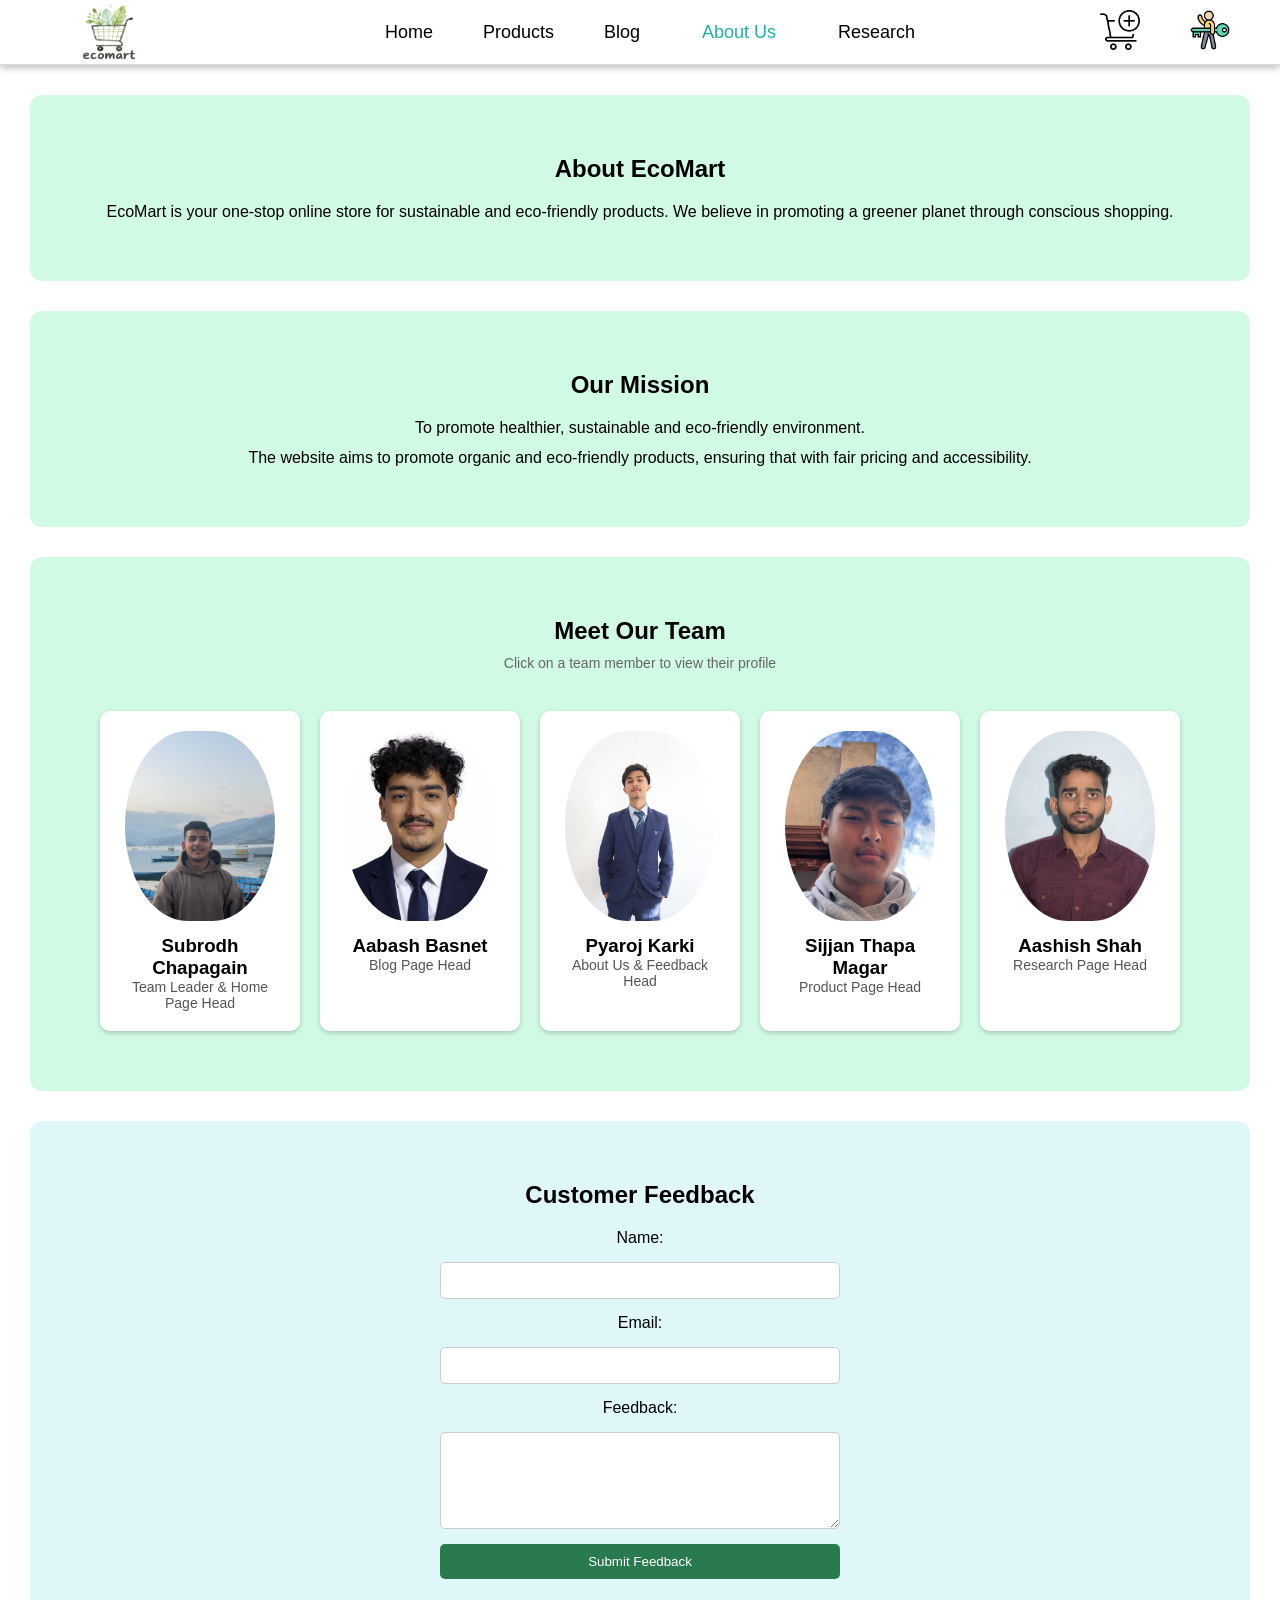
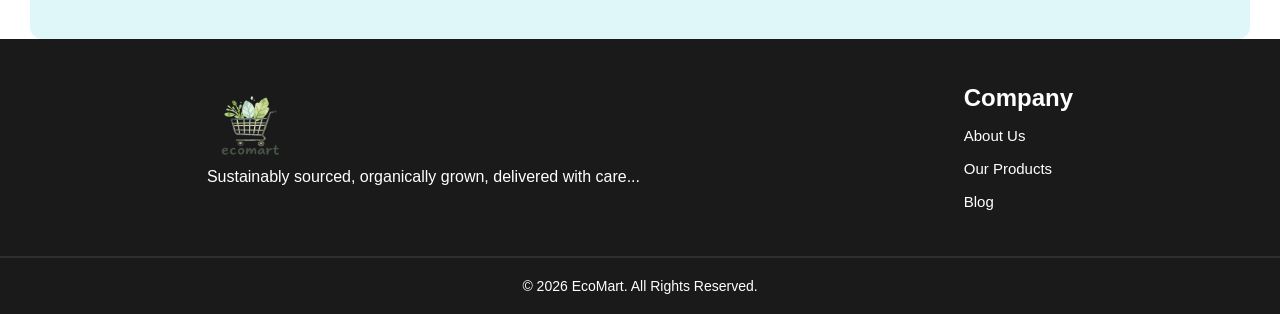
<file: Html/about.html>
<!doctype html>
<html lang="eng">
  <head>
    <meta charset="UTF-8" />
    <meta name="viewport" content="width=device-width, initial-scale=1.0" />
    <title>About Us - EcoMart</title>

    <link rel="stylesheet" type="text/css" href="../css/Homestyle.css" />
    <script src="../JS/aboutus.js" defer></script>

    <style>
      * {
        margin: 0;
        padding: 0;
        box-sizing: border-box;
        font-family: Arial, sans-serif;
      }

      /* Sections */
      section {
        padding: 60px 20px;
        text-align: center;
      }

      .about-section {
        background-color: #d1fae5;
        margin: 30px;
        border-radius: 12px;
      }

      .about-section h1 {
        margin-bottom: 20px;
      }

      .mission-section {
        background-color: #d1fae5;
        display: flex;
        justify-content: center;
        gap: 50px;
        margin: 30px;
        border-radius: 12px;
        flex-wrap: wrap;
      }
      .mission-section h2 {
        margin-bottom: 20px;
      }

      .mission- {
        background-color: white;
        padding: 20px;
        padding-top: 20px;
        border-radius: 10px;
        width: 250px;
        box-shadow: 0 2px 5px rgba(0, 0, 0, 0.2);
      }

      /* Team Section */
      .team-section {
        background-color: #d1fae5;
        margin: 30px;
        border-radius: 12px;
      }

      .team-subtitle {
        color: #666;
        margin-top: 10px;
        font-size: 14px;
      }

      .team-cards {
        display: flex;
        justify-content: center;
        flex-wrap: wrap;
        gap: 20px;
        margin-top: 40px;
      }

      .team-card {
        background-color: white;
        padding: 20px;
        width: 200px;
        border-radius: 10px;
        box-shadow: 0 2px 5px rgba(0, 0, 0, 0.2);
        text-align: center;
        cursor: pointer;
        transition:
          transform 0.3s ease,
          box-shadow 0.3s ease;
        text-decoration: none;
        color: inherit;
        display: block;
      }

      .team-card:hover {
        transform: translateY(-10px);
        box-shadow: 0 8px 20px rgba(0, 0, 0, 0.25);
      }

      .team-card img {
        width: 150px;
        height: 190px;
        border-radius: 50% / 60%;
        object-fit: cover;
      }

      .team-card h3 {
        margin-top: 10px;
      }

      .team-card p {
        color: #555;
        font-size: 14px;
      }

      /* Member Profile Page Styles */
      .member-profile {
        padding: 40px 20px;
        max-width: 600px;
        margin: 0 auto;
        min-height: calc(100vh - 200px);
      }

      .back-btn {
        display: inline-block;
        color: #2a7a4f;
        text-decoration: none;
        margin-bottom: 30px;
        font-weight: bold;
      }

      .back-btn:hover {
        text-decoration: underline;
      }

      .profile-card {
        text-align: center;
        background-color: white;
        padding: 30px;
        border-radius: 15px;
        box-shadow: 0 2px 10px rgba(0, 0, 0, 0.1);
        margin-bottom: 30px;
      }

      .profile-card img {
        width: 150px;
        height: 150px;
        border-radius: 50%;
        border: 5px solid #2a7a4f;
        margin-bottom: 15px;
      }

      .profile-card h1 {
        color: #2a7a4f;
        margin: 0 0 5px 0;
      }

      .profile-card .role-text {
        color: #666;
        font-size: 18px;
      }

      .profile-details {
        background-color: white;
        padding: 30px;
        border-radius: 15px;
        box-shadow: 0 2px 10px rgba(0, 0, 0, 0.1);
      }

      .profile-details h2 {
        color: #2a7a4f;
        margin-bottom: 20px;
        padding-bottom: 10px;
        border-bottom: 2px solid #e8f5e9;
      }

      .info-row {
        display: flex;
        padding: 12px 0;
        border-bottom: 1px solid #eee;
      }

      .info-row:last-child {
        border-bottom: none;
      }

      .info-row .label {
        font-weight: bold;
        color: #2a7a4f;
        width: 150px;
      }

      .info-row span:last-child {
        color: #333;
      }

      /* Feedback Section */
      .feedback-section {
        background-color: #e0f7fa;
        margin: 30px 30px 0px 30px;
        border-radius: 12px;
      }

      .feedback-section form {
        display: flex;
        flex-direction: column;
        max-width: 400px;
        margin: 20px auto 0;
        gap: 15px;
      }

      .feedback-section input,
      .feedback-section textarea {
        padding: 10px;
        border: 1px solid #ccc;
        border-radius: 5px;
      }

      .feedback-section button {
        background-color: #2a7a4f;
        color: white;
        padding: 10px;
        border: none;
        border-radius: 5px;
        cursor: pointer;
      }

      .feedback-section button:hover {
        background-color: #1e5d3b;
      }
      #mi {
        margin-top: 12px;
      }
    </style>
  </head>
  <body>
    <!-- Nav bar -->
    <div class="main">
      <div class="logo">
        <a href="../index.html">
          <img
            src="../assests/logo1.png"
            alt="logo"
            height="75px"
            width="85px"
          />
        </a>
      </div>

      <nav class="menu">
        <ul>
          <li><a href="../index.html"> Home </a></li>
          <li><a href="product.html">Products </a></li>
          <li><a href="blog.html"> Blog </a></li>
          <li><a href="#" class="active"> About Us </a></li>
          <li><a href="reference.html"> Research </a></li>
        </ul>
      </nav>

      <div class="right side">
        <div id="cart">
          <a href="cart.html">
            <img src="../assests/add-to-cart.png" height="40px" />
          </a>
        </div>

        <div class="login">
          <a href="login.html">
            <img src="../assests/login.png" height="40px" />
          </a>
        </div>
      </div>
    </div>

    <!-- About Us Section -->
    <section id="about" class="about-section">
      <h1>About EcoMart</h1>
      <p>
        EcoMart is your one-stop online store for sustainable and eco-friendly
        products. We believe in promoting a greener planet through conscious
        shopping.
      </p>
    </section>

    <!----Mission Section-->
    <section id="mission" class="mission-section">
      <div>
        <h2>Our Mission</h2>
        <p>To promote healthier, sustainable and eco-friendly environment.</p>
        <p id="mi">
          The website aims to promote organic and eco-friendly products,
          ensuring that with fair pricing and accessibility.
        </p>
      </div>
    </section>

    <!-- Team Section -->
    <section id="team" class="team-section">
      <h1>Meet Our Team</h1>
      <p class="team-subtitle">Click on a team member to view their profile</p>

      <div class="team-cards">
        <a href="member.html?id=0" class="team-card">
          <img src="../assests/Subrodh Chapgain.jpeg" alt="Subrodh Chapagain" />
          <h3>Subrodh Chapagain</h3>
          <p>Team Leader & Home Page Head</p>
        </a>

        <a href="member.html?id=1" class="team-card">
          <img src="../assests/Aabash Basnet.jpeg" alt="Aabash Basnet" />
          <h3>Aabash Basnet</h3>
          <p>Blog Page Head</p>
        </a>

        <a href="member.html?id=2" class="team-card">
          <img src="../assests/Pyaroj Karki.jpeg" alt="Pyaroj Karki" />
          <h3>Pyaroj Karki</h3>
          <p>About Us & Feedback Head</p>
        </a>

        <a href="member.html?id=3" class="team-card">
          <img
            src="../assests/Sijan Thapa Magar.jpeg"
            alt="Sijjan Thapa Magar"
          />
          <h3>Sijjan Thapa Magar</h3>
          <p>Product Page Head</p>
        </a>

        <a href="member.html?id=4" class="team-card">
          <img src="../assests/Aashish Shahh.jpeg" alt="Aashish Shah" />
          <h3>Aashish Shah</h3>
          <p>Research Page Head</p>
        </a>
      </div>
    </section>

    <!-- Feedback Section -->
    <section id="feedback" class="feedback-section">
      <h1>Customer Feedback</h1>
      <form id="feedbackForm">
        <label for="feedbackName">Name:</label>
        <input type="text" id="feedbackName" required />

        <label for="email">Email:</label>
        <input type="email" id="email" required />

        <label for="message">Feedback:</label>
        <textarea id="message" rows="5" required></textarea>

        <button type="submit">Submit Feedback</button>
      </form>
    </section>

    <! Footer Compnay ,FollowUs, location. !>
    <div class="button-content">
      <div class="brief">
        <img src="../assests/logo1.png" height="80px" width="94px" /> <br />
        <p>Sustainably sourced, organically grown, delivered with care...</p>
      </div>

      <div id="Company">
        <h2 style="color: white">Company</h2>
        <ul>
          <li><a href="about.html">About Us </a></li>
          <li><a href="product.html">Our Products</a></li>
          <li><a href="blog.html">Blog</a></li>
        </ul>
      </div>
    </div>

    <!-- Footer -->
    <footer>
      <p>&copy; 2026 EcoMart. All Rights Reserved.</p>
    </footer>

    <!-- Form Validation -->
    <script>
      var form = document.getElementById("feedbackForm");
      form.onsubmit = function (e) {
        e.preventDefault();
        var name = document.getElementById("feedbackName").value;
        var email = document.getElementById("email").value;
        var message = document.getElementById("message").value;
        if (name && email && message) {
          alert("Thank you for your feedback!");
          form.reset();
        } else {
          alert("Please fill all fields!");
        }
      };
    </script>
  </body>
</html>
</file>
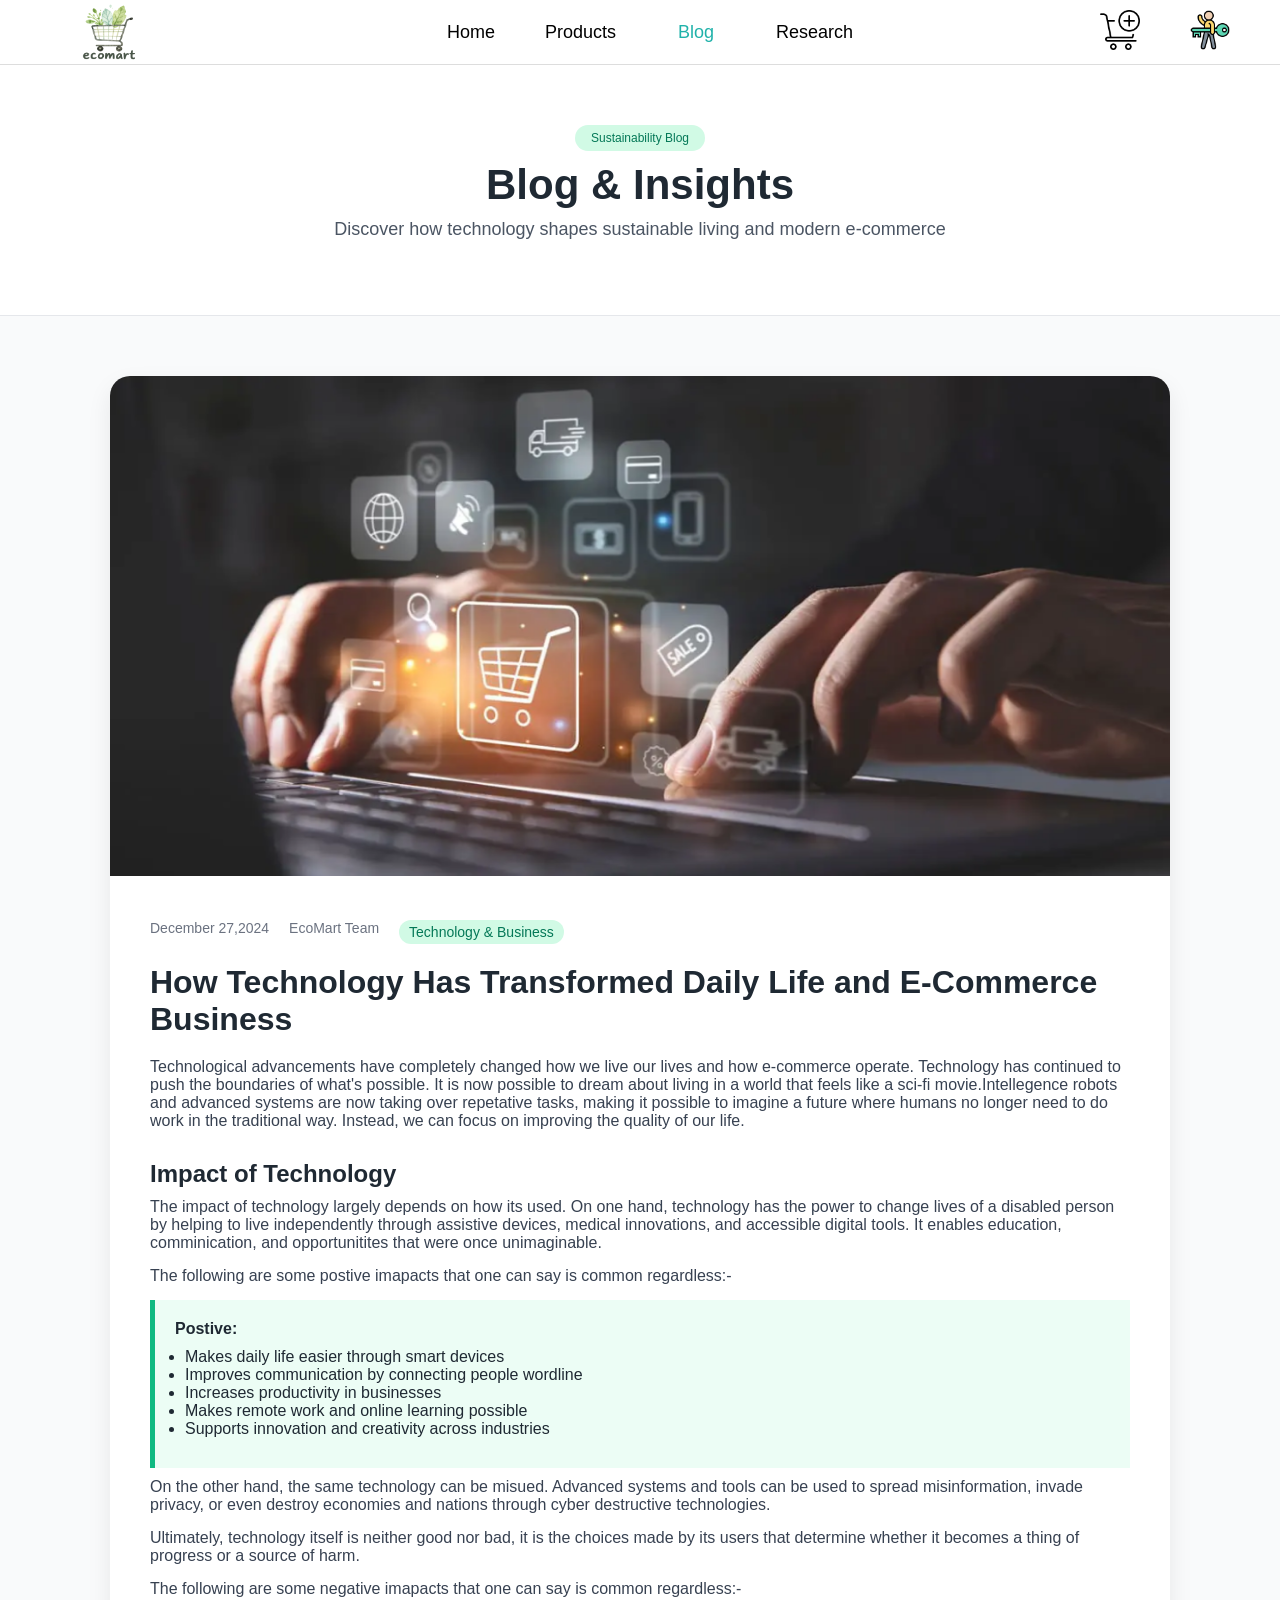
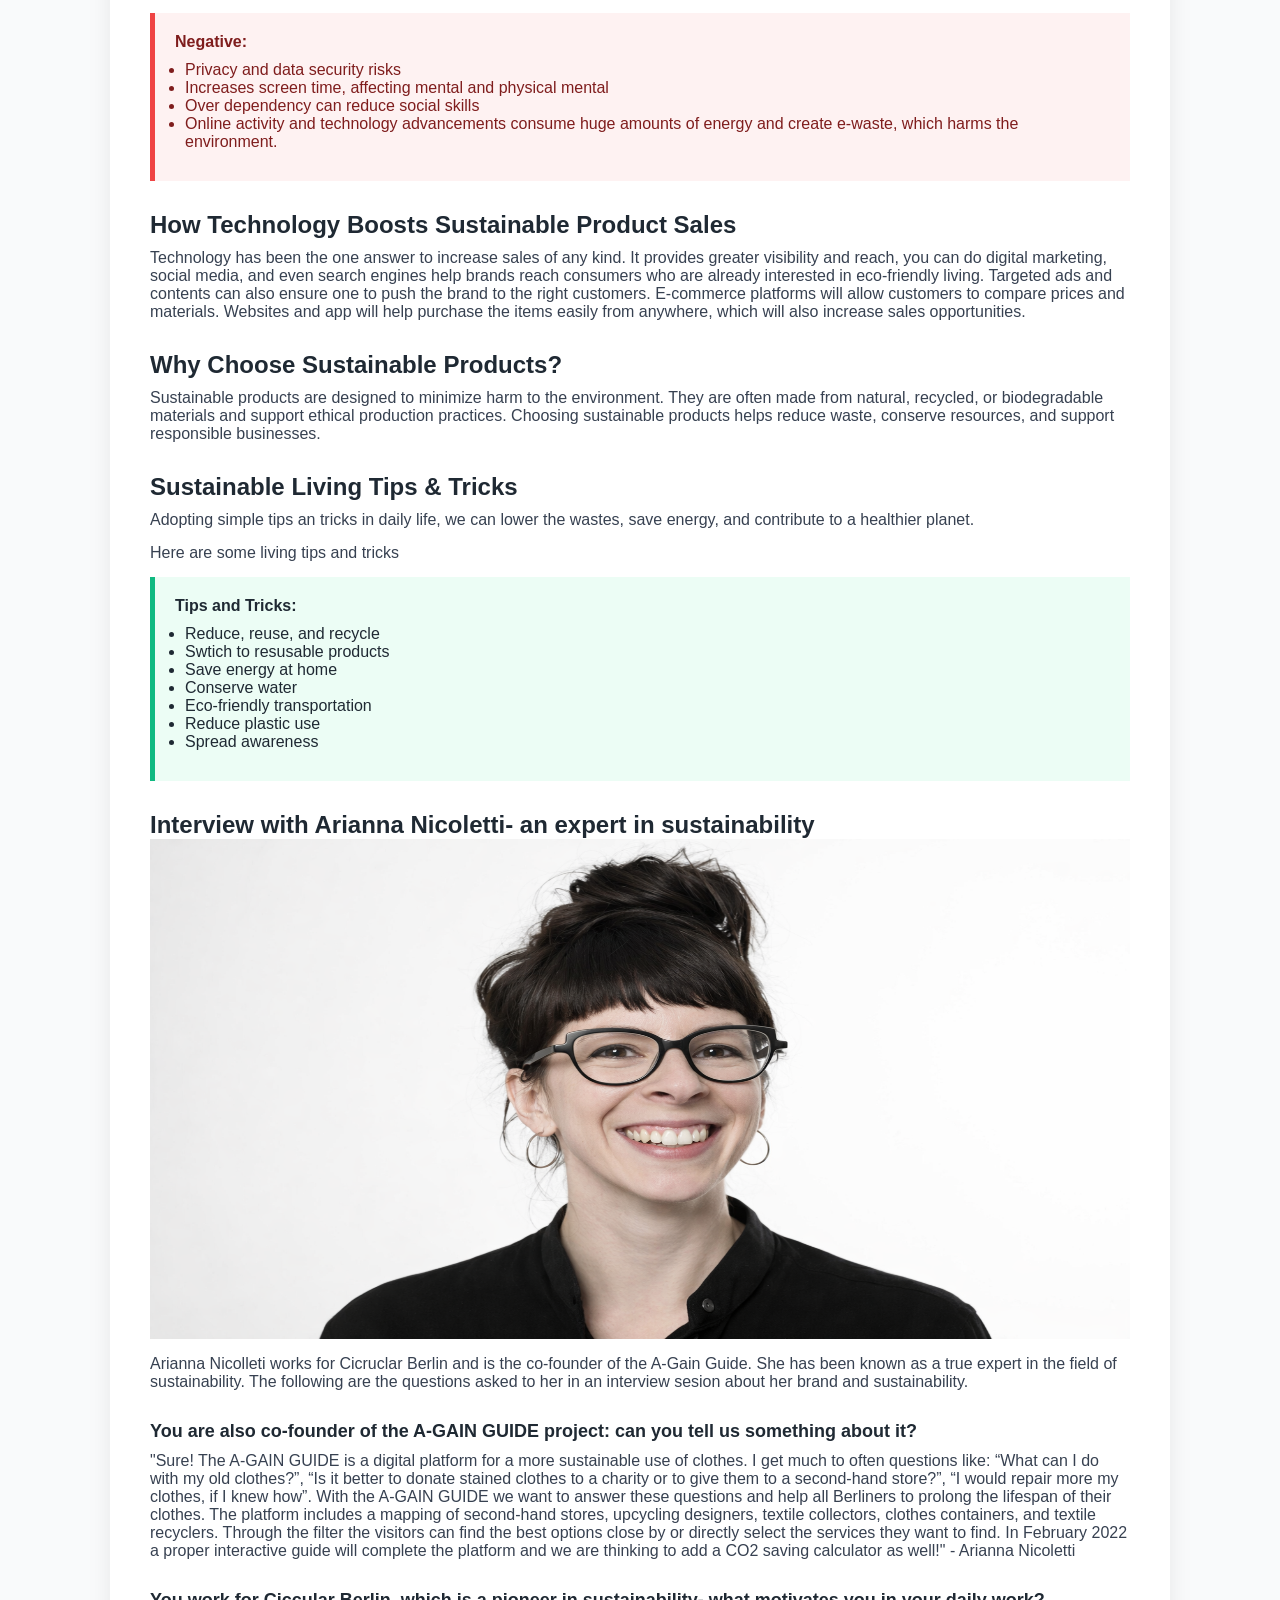
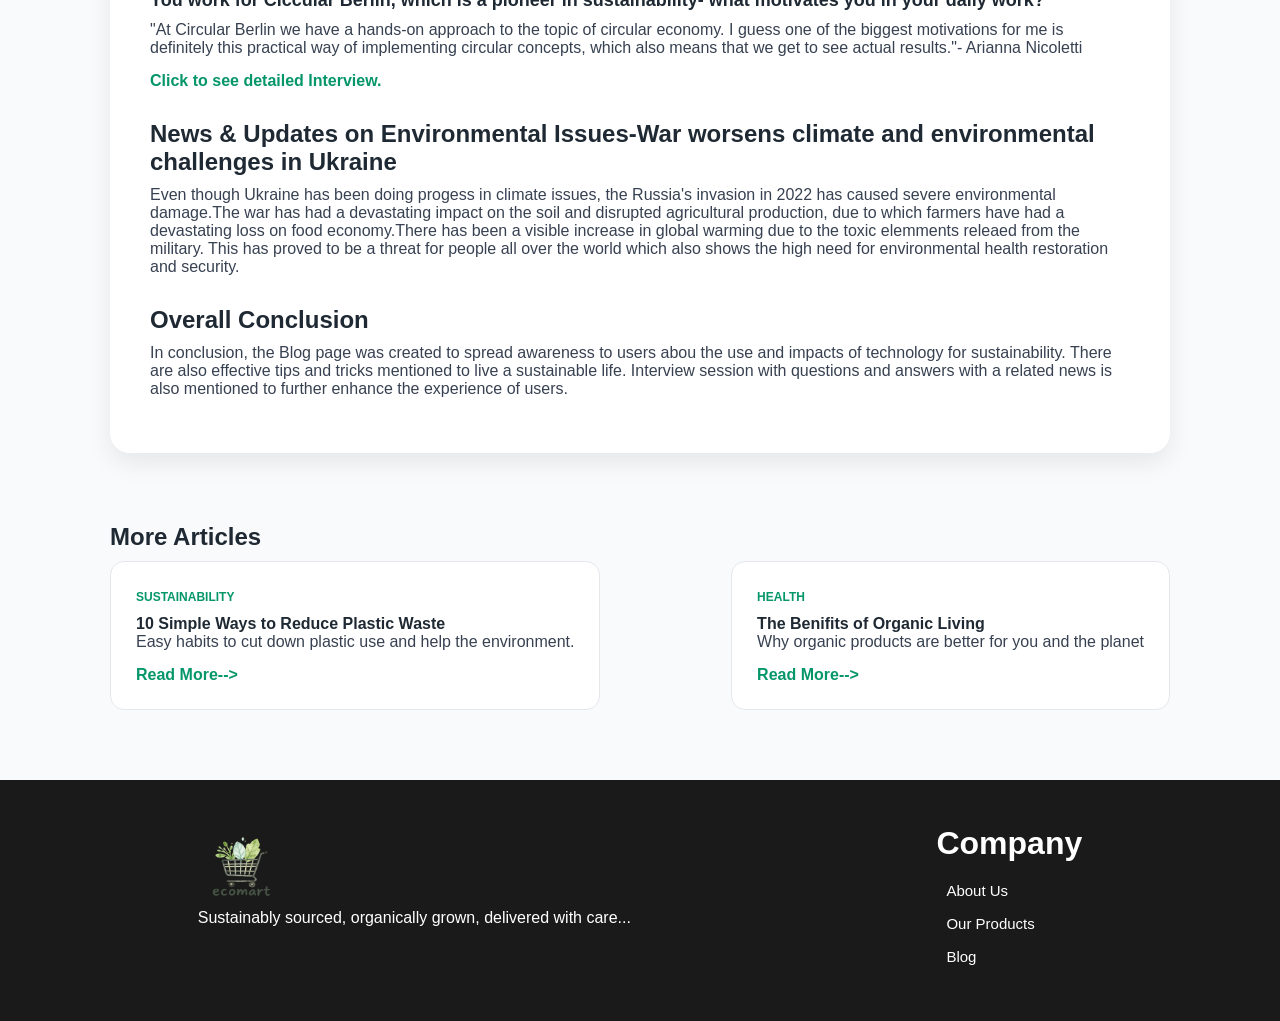
<file: Html/blog.html>
<!doctype html>
<html>
  <head>
    <meta charset="utf-8" />
    <meta name="viewport" content="width=device-width, initial-scale=1" />
    <title>Blog</title>

    <link rel="stylesheet" type="text/css" href="../css/Homestyle.css" />
    <link rel="stylesheet" type="text/css" href="../css/blog.css" />

    <!-- link to external css -->
  </head>

  <body>
    <! navigation bar !>

    <div class="main">
      <div class="logo">
        <a href="../index.html">
          <img
            src="../assests/logo1.png"
            alt="logo"
            height="75px"
            width="85px"
          />
        </a>
      </div>

      <nav class="menu">
        <ul>
          <li><a href="../index.html"> Home </a></li>
          <li><a href="product.html">Products </a></li>
          <li><a href="#" class="active"> Blog </a></li>
          <li><a href="reference.html"> Research </a></li>
        </ul>
      </nav>

      <div class="right side">
        <div id="cart">
          <a href="cart.html">
            <img src="../assests/add-to-cart.png" height="40px" />
          </a>
        </div>

        <div class="login">
          <a href="login.html">
            <img src="../assests/login.png" height="40px" />
          </a>
        </div>
      </div>
    </div>

    <!-- ========== HEADER SECTION ========== -->
    <header>
      <!-- Blog title -->
      <div class="Sustainability">Sustainability Blog</div>

      <!-- Main title -->
      <h1>Blog & Insights</h1>

      <!-- Short description of the blog -->
      <p>
        Discover how technology shapes sustainable living and modern e-commerce
      </p>
    </header>

    <!-- ========== MAIN CONTAINER ========== -->
    <div class="container">
      <!-- Blog's article -->
      <article>
        <!-- Article's image -->
        <img src="../assests/courseworkimage.webp" />

        <!-- class for space inside container -->
        <div class="article-content">
          <div class="meta">
            <div>December 27,2024</div>
            <div>EcoMart Team</div>
            <div class="tag">Technology & Business</div>
          </div>

          <!-- Blog's title question -->
          <h2>
            How Technology Has Transformed Daily Life and E-Commerce Business
          </h2>

          <p>
            Technological advancements have completely changed how we live our
            lives and how e-commerce operate. Technology has continued to push
            the boundaries of what's possible. It is now possible to dream about
            living in a world that feels like a sci-fi movie.Intellegence robots
            and advanced systems are now taking over repetative tasks, making it
            possible to imagine a future where humans no longer need to do work
            in the traditional way. Instead, we can focus on improving the
            quality of our life.
          </p>

          <!-- question -->
          <h3>Impact of Technology</h3>

          <p>
            The impact of technology largely depends on how its used. On one
            hand, technology has the power to change lives of a disabled person
            by helping to live independently through assistive devices, medical
            innovations, and accessible digital tools. It enables education,
            comminication, and opportunitites that were once unimaginable.
          </p>

          <p>
            The following are some postive imapacts that one can say is common
            regardless:-
          </p>

          <!-- class for postive points with green background color and border-left-->
          <div class="positive">
            <strong>Postive:</strong>
            <ul>
              <li>Makes daily life easier through smart devices</li>
              <li>Improves communication by connecting people wordline</li>
              <li>Increases productivity in businesses</li>
              <li>Makes remote work and online learning possible</li>
              <li>Supports innovation and creativity across industries</li>
            </ul>
          </div>

          <p>
            On the other hand, the same technology can be misued. Advanced
            systems and tools can be used to spread misinformation, invade
            privacy, or even destroy economies and nations through cyber
            destructive technologies.
          </p>

          <p>
            Ultimately, technology itself is neither good nor bad, it is the
            choices made by its users that determine whether it becomes a thing
            of progress or a source of harm.
          </p>

          <p>
            The following are some negative imapacts that one can say is common
            regardless:-
          </p>

          <!-- class for negative points with background color and border-left-->
          <div class="negative">
            <strong>Negative:</strong>
            <ul>
              <li>Privacy and data security risks</li>
              <li>
                Increases screen time, affecting mental and physical mental
              </li>
              <li>Over dependency can reduce social skills</li>
              <li>
                Online activity and technology advancements consume huge amounts
                of energy and create e-waste, which harms the environment.
              </li>
            </ul>
          </div>
          <div>
            <!-- question -->
            <h3>How Technology Boosts Sustainable Product Sales</h3>

            <p>
              Technology has been the one answer to increase sales of any kind.
              It provides greater visibility and reach, you can do digital
              marketing, social media, and even search engines help brands reach
              consumers who are already interested in eco-friendly living.
              Targeted ads and contents can also ensure one to push the brand to
              the right customers. E-commerce platforms will allow customers to
              compare prices and materials. Websites and app will help purchase
              the items easily from anywhere, which will also increase sales
              opportunities.
            </p>

            <!-- question -->
            <h3>Why Choose Sustainable Products?</h3>

            <p>
              Sustainable products are designed to minimize harm to the
              environment. They are often made from natural, recycled, or
              biodegradable materials and support ethical production practices.
              Choosing sustainable products helps reduce waste, conserve
              resources, and support responsible businesses.
            </p>

            <!-- question -->
            <h3>Sustainable Living Tips & Tricks</h3>

            <p>
              Adopting simple tips an tricks in daily life, we can lower the
              wastes, save energy, and contribute to a healthier planet.
            </p>

            <p>Here are some living tips and tricks</p>

            <!-- class for same css as postive points -->
            <div class="positive">
              <strong>Tips and Tricks:</strong>
              <ul>
                <li>Reduce, reuse, and recycle</li>
                <li>Swtich to resusable products</li>
                <li>Save energy at home</li>
                <li>Conserve water</li>
                <li>Eco-friendly transportation</li>
                <li>Reduce plastic use</li>
                <li>Spread awareness</li>
              </ul>
            </div>

            <h3>
              Interview with Arianna Nicoletti- an expert in sustainability

              <img src="../assests/arianna.png" />
            </h3>
            <p>
              Arianna Nicolleti works for Cicruclar Berlin and is the co-founder
              of the A-Gain Guide. She has been known as a true expert in the
              field of sustainability. The following are the questions asked to
              her in an interview sesion about her brand and sustainability.
            </p>

            <h4>
              You are also co-founder of the A-GAIN GUIDE project: can you tell
              us something about it?
            </h4>

            <p>
              "Sure! The A-GAIN GUIDE is a digital platform for a more
              sustainable use of clothes. I get much to often questions like:
              “What can I do with my old clothes?”, “Is it better to donate
              stained clothes to a charity or to give them to a second-hand
              store?”, “I would repair more my clothes, if I knew how”. With the
              A-GAIN GUIDE we want to answer these questions and help all
              Berliners to prolong the lifespan of their clothes. The platform
              includes a mapping of second-hand stores, upcycling designers,
              textile collectors, clothes containers, and textile recyclers.
              Through the filter the visitors can find the best options close by
              or directly select the services they want to find. In February
              2022 a proper interactive guide will complete the platform and we
              are thinking to add a CO2 saving calculator as well!" - Arianna
              Nicoletti
            </p>

            <h4>
              You work for Ciccular Berlin, which is a pioneer in
              sustainability- what motivates you in your daily work?
            </h4>

            <p>
              "At Circular Berlin we have a hands-on approach to the topic of
              circular economy. I guess one of the biggest motivations for me is
              definitely this practical way of implementing circular concepts,
              which also means that we get to see actual results."- Arianna
              Nicoletti
            </p>

            <!-- link to interview subpage -->
            <a href="Interview.html" class="read-more"
              ><b>Click to see detailed Interview.</b></a
            >

            <!-- news -->
            <h3>
              News & Updates on Environmental Issues-War worsens climate and
              environmental challenges in Ukraine
            </h3>

            <p>
              Even though Ukraine has been doing progess in climate issues, the
              Russia's invasion in 2022 has caused severe environmental
              damage.The war has had a devastating impact on the soil and
              disrupted agricultural production, due to which farmers have had a
              devastating loss on food economy.There has been a visible increase
              in global warming due to the toxic elemments releaed from the
              military. This has proved to be a threat for people all over the
              world which also shows the high need for environmental health
              restoration and security.
            </p>

            <!-- overall conclusion -->
            <h3>Overall Conclusion</h3>

            <p>
              In conclusion, the Blog page was created to spread awareness to
              users abou the use and impacts of technology for sustainability.
              There are also effective tips and tricks mentioned to live a
              sustainable life. Interview session with questions and answers
              with a related news is also mentioned to further enhance the
              experience of users.
            </p>
          </div>
        </div>
      </article>

      <!-- class for space after main article -->
      <div class="space">
        <h3>More Articles</h3>

        <!-- class to use flex on more articles -->
        <div class="articles">
          <!-- class to make containers for more articles -->
          <div class="articles-more">
            <span>SUSTAINABILITY</span>

            <h4>10 Simple Ways to Reduce Plastic Waste</h4>

            <p>Easy habits to cut down plastic use and help the environment.</p>

            <a href="#" class="read-more">Read More--></a>
          </div>

          <!-- class to make containers for more articles -->
          <div class="articles-more">
            <span>HEALTH</span>

            <h4>The Benifits of Organic Living</h4>

            <p>Why organic products are better for you and the planet</p>
            <a href="#" class="read-more">Read More--></a>
          </div>
        </div>
      </div>
    </div>
    <! Footer Compnay ,FollowUs, location. !>
    <div class="button-content">
      <div class="brief">
        <img src="../assests/logo1.png" height="80px" width="94px" /> <br />
        <p style="color: white">
          Sustainably sourced, organically grown, delivered with care...
        </p>
      </div>

      <div id="Company">
        <h2 style="color: white">Company</h2>
        <ul>
          <li><a href="about.html">About Us </a></li>
          <li><a href="product.html">Our Products</a></li>
          <li><a href="blog.html">Blog</a></li>
        </ul>
      </div>
    </div>
  </body>
</html>
</file>
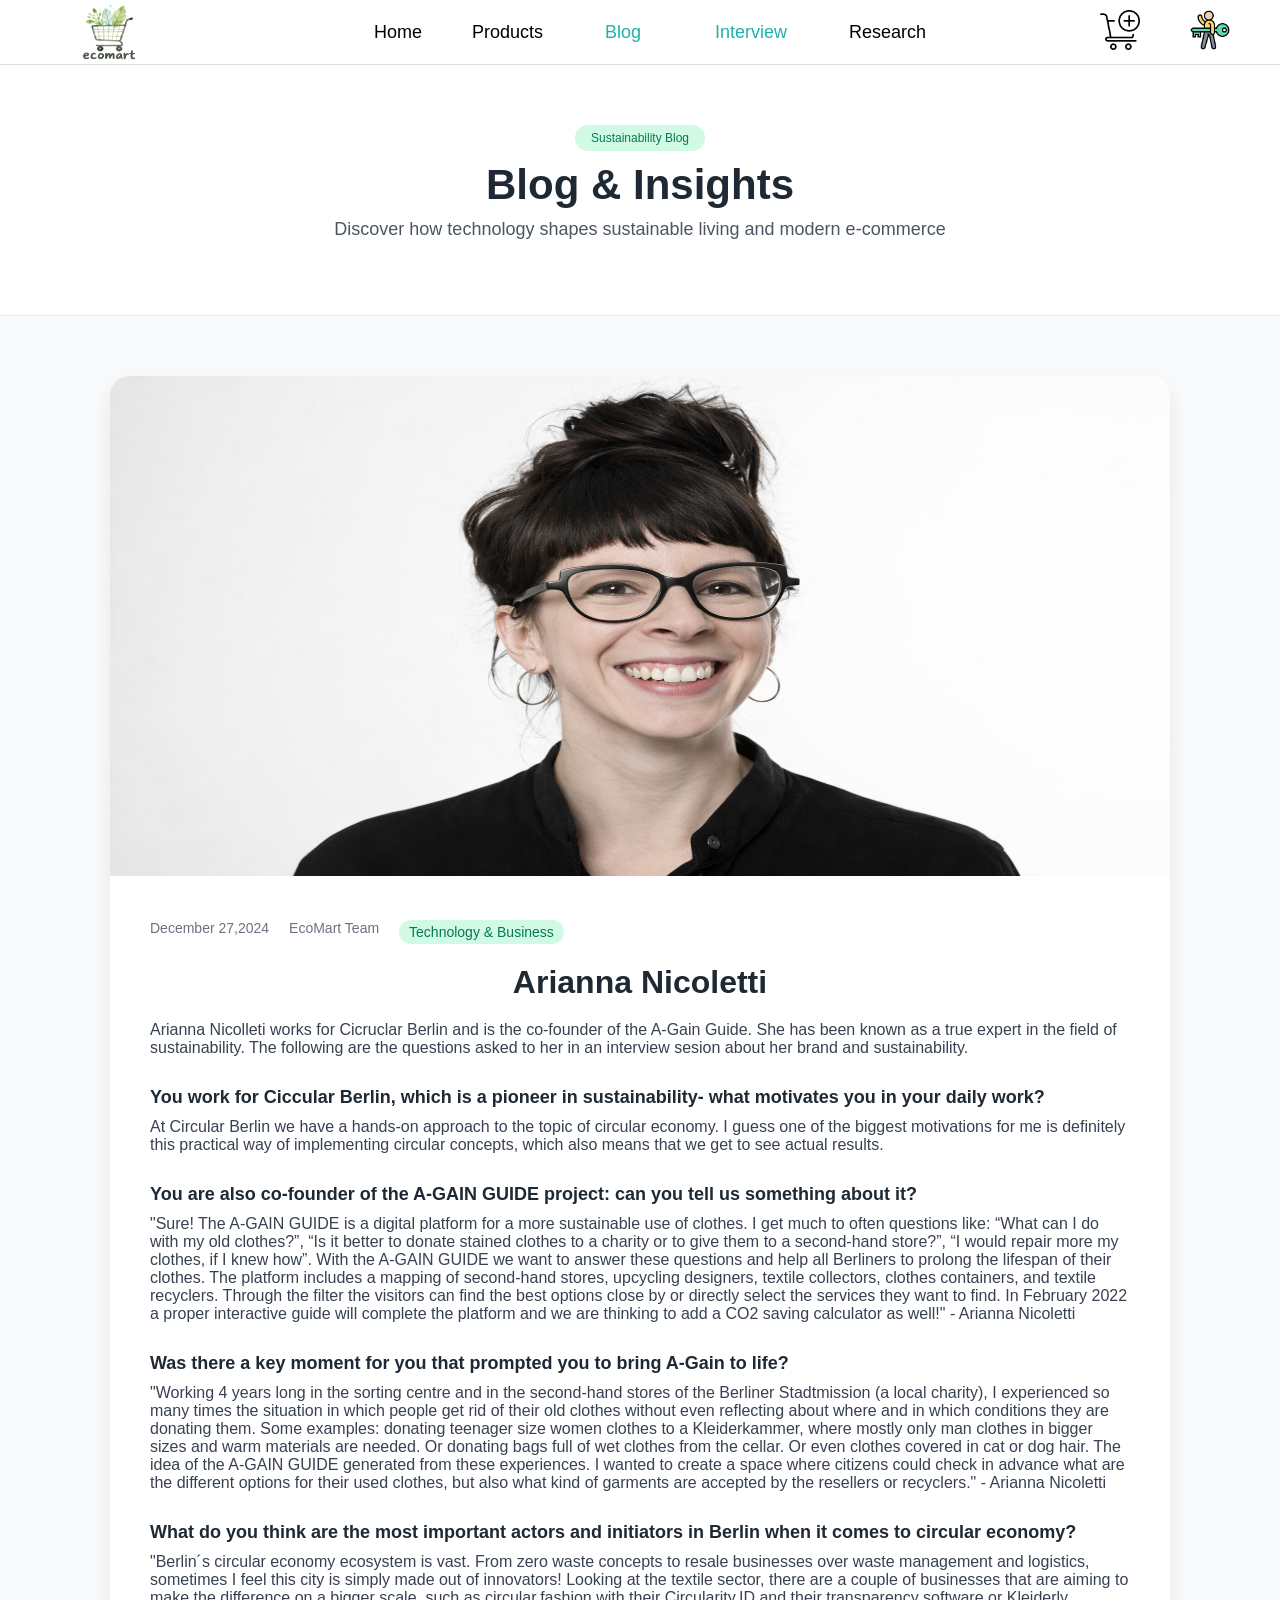
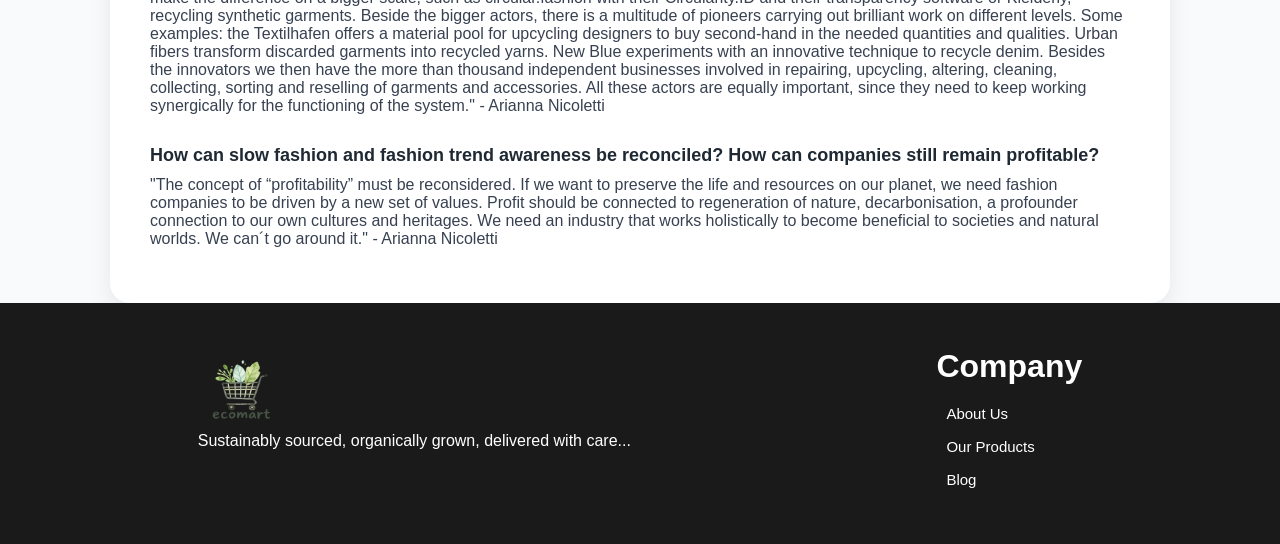
<file: Html/Interview.html>
<!doctype html>
<html>
  <head>
    <meta charset="utf-8" />
    <meta name="viewport" content="width=device-width, initial-scale=1" />
    <title>Interview</title>
    <link rel="stylesheet" type="text/css" href="../css/blog.css" />
    <link rel="stylesheet" type="text/css" href="../css/Homestyle.css" />
  </head>
  <style>
    h2 {
      margin-top: 0px;
      text-align: center;
    }
    h4 {
      font-size: 20px;
      margin: 30px 0 10px;
    }
  </style>

  <body>
    <! navigation bar !>

    <div class="main">
      <div class="logo">
        <a href="../index.html">
          <img
            src="../assests/logo1.png"
            alt="logo"
            height="75px"
            width="85px"
          />
        </a>
      </div>

      <nav class="menu">
        <ul>
          <li><a href="../index.html"> Home </a></li>
          <li><a href="product.html">Products </a></li>
          <li><a href="blog.html" class="active">Blog</a></li>
          <li><a href="#" class="active"> Interview </a></li>
          <li><a href="reference.html"> Research </a></li>
        </ul>
      </nav>

      <div class="right side">
        <div id="cart">
          <a href="cart.html">
            <img src="../assests/add-to-cart.png" height="40px" />
          </a>
        </div>

        <div class="login">
          <a href="login.html">
            <img src="../assests/login.png" height="40px" />
          </a>
        </div>
      </div>
    </div>

    <!-- ========== HEADER SECTION ========== -->
    <header>
      <!-- Blog title -->
      <div class="Sustainability">Sustainability Blog</div>

      <h1>Blog & Insights</h1>

      <p>
        Discover how technology shapes sustainable living and modern e-commerce
      </p>
    </header>

    <!-- ========== MAIN CONTAINER ========== -->
    <div class="container">
      <!-- Blog's article -->
      <article>
        <img src="../assests/arianna.png" />

        <!-- class for space inside container -->
        <div class="article-content">
          <div class="meta">
            <div>December 27,2024</div>
            <div>EcoMart Team</div>
            <div class="tag">Technology & Business</div>
          </div>

          <!-- question -->
          <h2>Arianna Nicoletti</h2>

          <p>
            Arianna Nicolleti works for Cicruclar Berlin and is the co-founder
            of the A-Gain Guide. She has been known as a true expert in the
            field of sustainability. The following are the questions asked to
            her in an interview sesion about her brand and sustainability.
          </p>

          <!-- question -->
          <h4>
            You work for Ciccular Berlin, which is a pioneer in sustainability-
            what motivates you in your daily work?
          </h4>

          <p>
            At Circular Berlin we have a hands-on approach to the topic of
            circular economy. I guess one of the biggest motivations for me is
            definitely this practical way of implementing circular concepts,
            which also means that we get to see actual results.
          </p>

          <!-- question -->
          <h4>
            You are also co-founder of the A-GAIN GUIDE project: can you tell us
            something about it?
          </h4>

          <p>
            "Sure! The A-GAIN GUIDE is a digital platform for a more sustainable
            use of clothes. I get much to often questions like: “What can I do
            with my old clothes?”, “Is it better to donate stained clothes to a
            charity or to give them to a second-hand store?”, “I would repair
            more my clothes, if I knew how”. With the A-GAIN GUIDE we want to
            answer these questions and help all Berliners to prolong the
            lifespan of their clothes. The platform includes a mapping of
            second-hand stores, upcycling designers, textile collectors, clothes
            containers, and textile recyclers. Through the filter the visitors
            can find the best options close by or directly select the services
            they want to find. In February 2022 a proper interactive guide will
            complete the platform and we are thinking to add a CO2 saving
            calculator as well!" - Arianna Nicoletti
          </p>

          <!-- question -->
          <h4>
            Was there a key moment for you that prompted you to bring A-Gain to
            life?
          </h4>

          <p>
            "Working 4 years long in the sorting centre and in the second-hand
            stores of the Berliner Stadtmission (a local charity), I experienced
            so many times the situation in which people get rid of their old
            clothes without even reflecting about where and in which conditions
            they are donating them. Some examples: donating teenager size women
            clothes to a Kleiderkammer, where mostly only man clothes in bigger
            sizes and warm materials are needed. Or donating bags full of wet
            clothes from the cellar. Or even clothes covered in cat or dog hair.
            The idea of the A-GAIN GUIDE generated from these experiences. I
            wanted to create a space where citizens could check in advance what
            are the different options for their used clothes, but also what kind
            of garments are accepted by the resellers or recyclers." - Arianna
            Nicoletti
          </p>

          <!-- question -->
          <h4>
            What do you think are the most important actors and initiators in
            Berlin when it comes to circular economy?
          </h4>

          <p>
            "Berlin´s circular economy ecosystem is vast. From zero waste
            concepts to resale businesses over waste management and logistics,
            sometimes I feel this city is simply made out of innovators! Looking
            at the textile sector, there are a couple of businesses that are
            aiming to make the difference on a bigger scale, such as
            circular.fashion with their Circularity.ID and their transparency
            software or Kleiderly, recycling synthetic garments. Beside the
            bigger actors, there is a multitude of pioneers carrying out
            brilliant work on different levels. Some examples: the Textilhafen
            offers a material pool for upcycling designers to buy second-hand in
            the needed quantities and qualities. Urban fibers transform
            discarded garments into recycled yarns. New Blue experiments with an
            innovative technique to recycle denim. Besides the innovators we
            then have the more than thousand independent businesses involved in
            repairing, upcycling, altering, cleaning, collecting, sorting and
            reselling of garments and accessories. All these actors are equally
            important, since they need to keep working synergically for the
            functioning of the system." - Arianna Nicoletti
          </p>

          <!-- question -->
          <h4>
            How can slow fashion and fashion trend awareness be reconciled? How
            can companies still remain profitable?
          </h4>

          <p>
            "The concept of “profitability” must be reconsidered. If we want to
            preserve the life and resources on our planet, we need fashion
            companies to be driven by a new set of values. Profit should be
            connected to regeneration of nature, decarbonisation, a profounder
            connection to our own cultures and heritages. We need an industry
            that works holistically to become beneficial to societies and
            natural worlds. We can´t go around it." - Arianna Nicoletti
          </p>
        </div>
      </article>
    </div>
    <! Footer Compnay ,FollowUs, location. !>
    <div class="button-content">
      <div class="brief">
        <img src="../assests/logo1.png" height="80px" width="94px" /> <br />
        <p style="color: white">
          Sustainably sourced, organically grown, delivered with care...
        </p>
      </div>

      <div id="Company">
        <h2 style="color: white">Company</h2>
        <ul>
          <li><a href="about.html">About Us </a></li>
          <li><a href="product.html">Our Products</a></li>
          <li><a href="blog.html">Blog</a></li>
        </ul>
      </div>
    </div>
  </body>
</html>
</file>
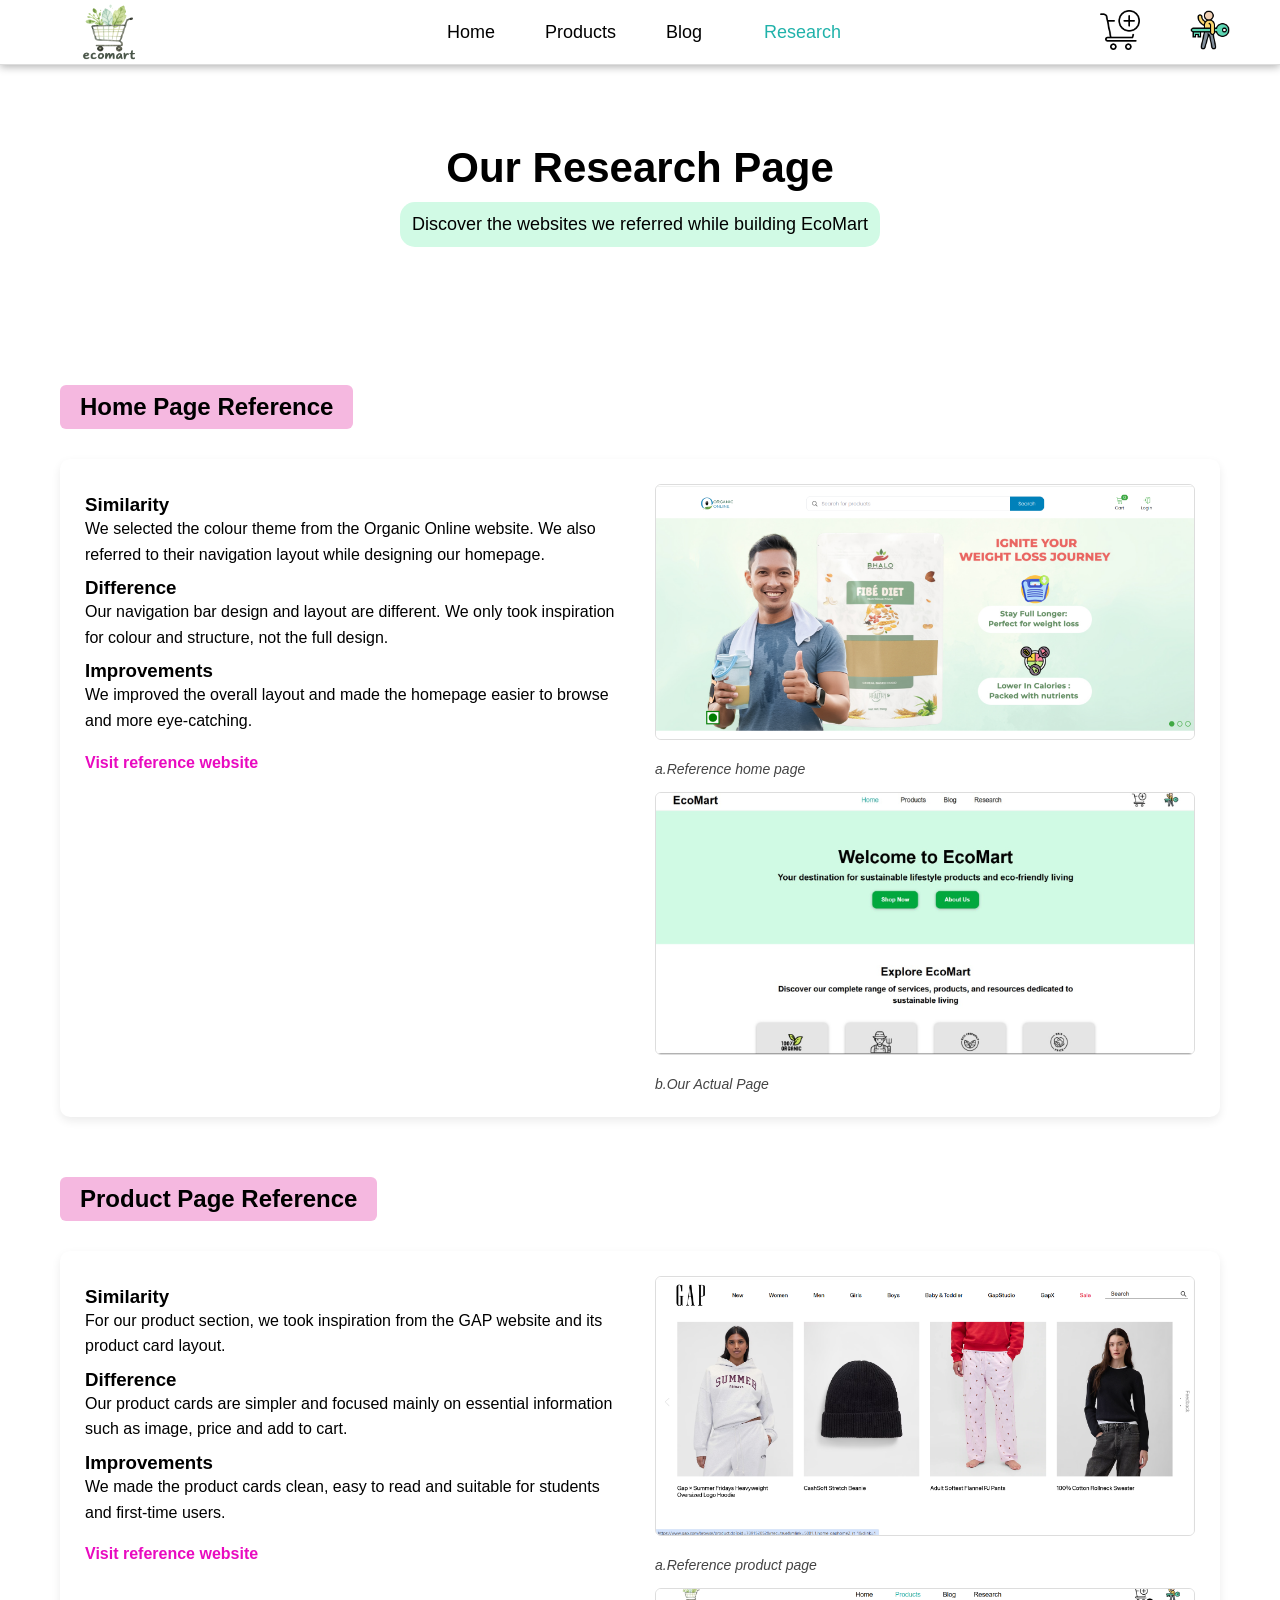
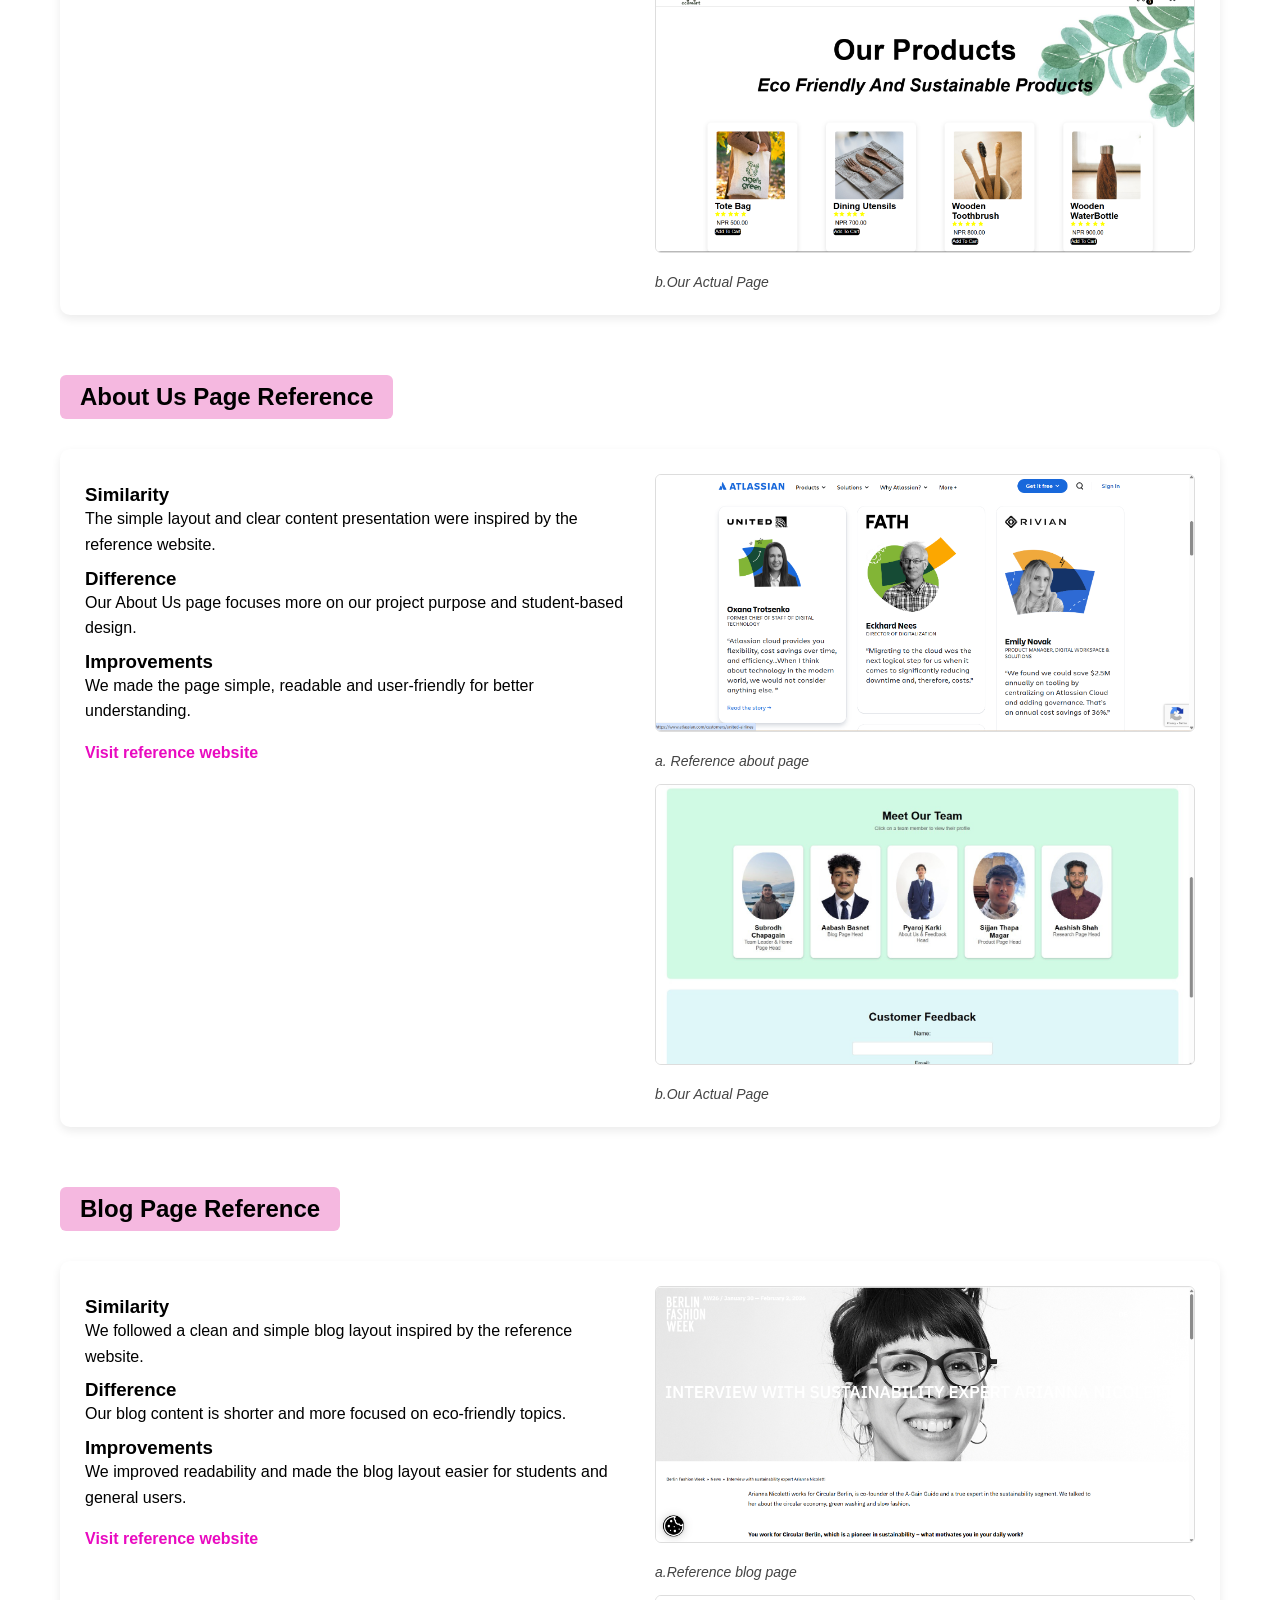
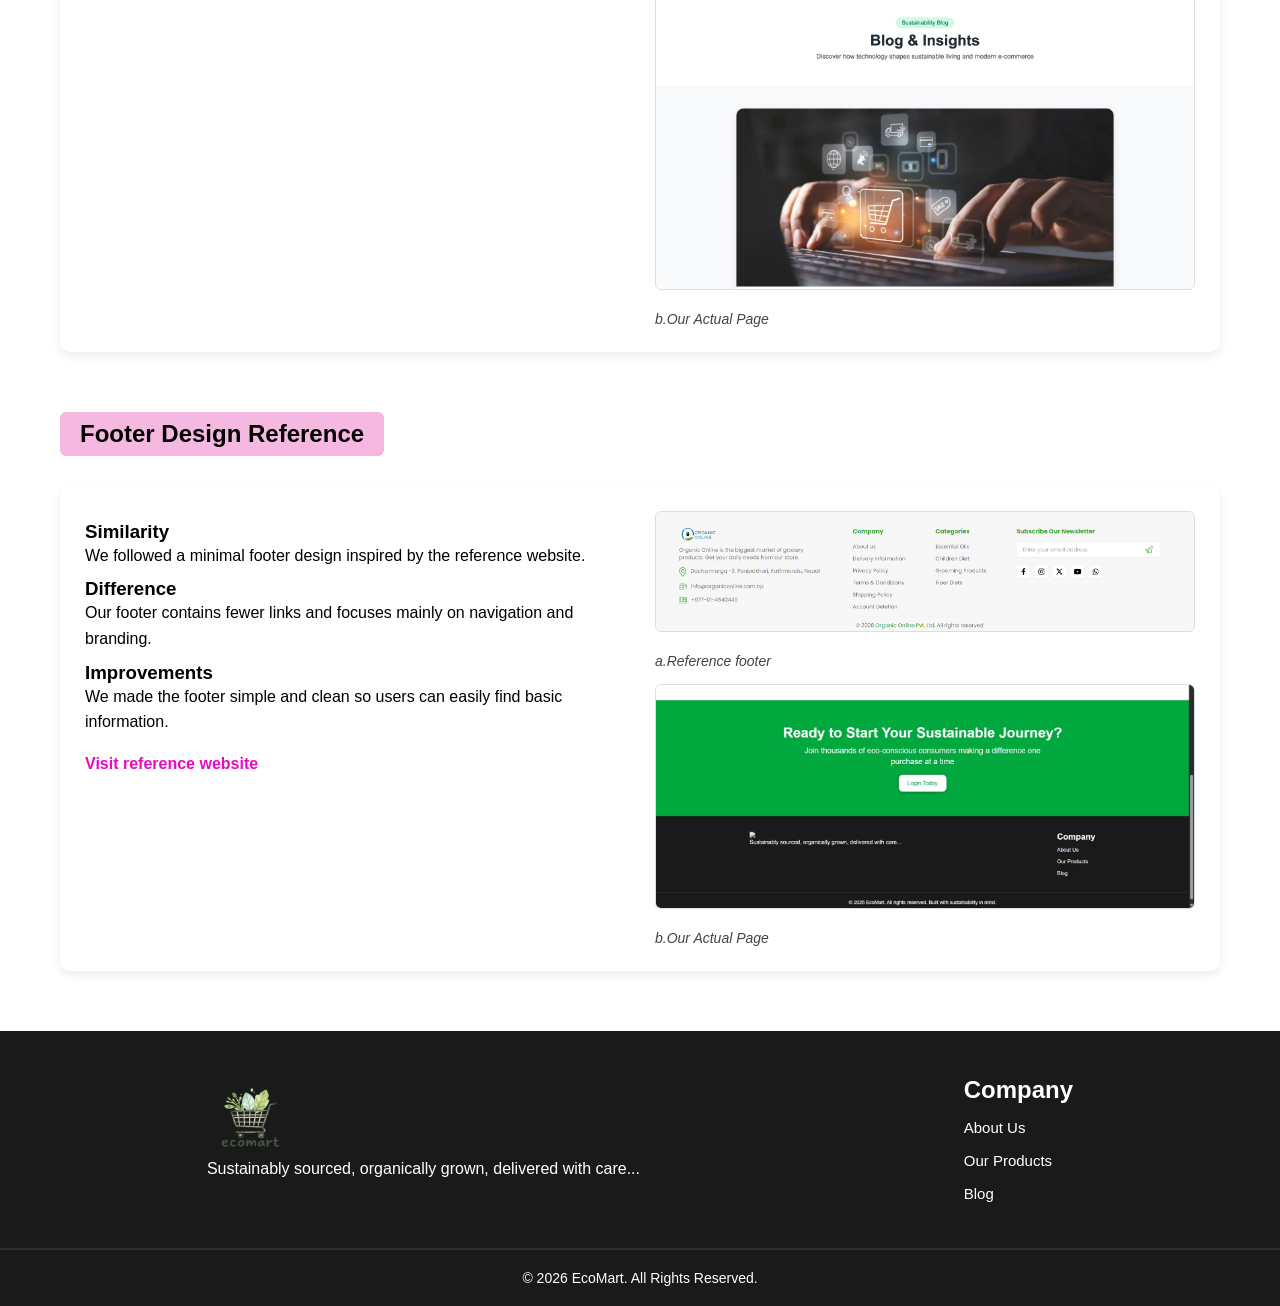
<file: Html/reference.html>
<!doctype html>
<html lang="en">
  <head>
    <meta charset="UTF-8" />
    <meta name="viewport" content="width=device-width, initial-scale=1.0" />
    <title>refrences</title>
    <link rel="stylesheet" href="../css/Homestyle.css" />
    <style>
      .research-section {
        max-width: 1200px;
        margin: 60px auto;
        padding: 0 20px;
      }

      .research-title {
        text-align: center;
        margin-bottom: 30px;
        background: #f5b8e0;
        display: inline-block;
        padding: 8px 20px;
        border-radius: 6px;
      }

      .research-box {
        display: flex;
        gap: 30px;
        align-items: flex-start;
        flex-wrap: wrap;
        background: #ffffff;
        padding: 25px;
        border-radius: 10px;
        box-shadow: 0 4px 10px rgba(0, 0, 0, 0.08);
      }

      .research-text {
        flex: 1;
        min-width: 260px;
      }

      .research-text h3 {
        margin-top: 10px;
      }

      .research-text p {
        line-height: 1.6;
        margin-bottom: 10px;
      }

      .research-image {
        flex: 1;
        min-width: 260px;
        display: flex;
        flex-direction: column;
        gap: 15px;
      }

      .research-image img {
        width: 100%;
        border-radius: 6px;
        border: 1px solid #ddd;
      }

      .ref-link {
        display: inline-block;
        margin-top: 10px;
        color: #e90ac0;
        font-weight: 600;
        text-decoration: none;
      }
      .collection-header {
        min-height: 260px;
        display: flex;
        flex-direction: column;
        justify-content: center;
        align-items: center;
      }
      .collection-header h1 {
        font-size: 42px;
        margin-bottom: 10px;
      }
      .collection-header p {
        font-size: 18px;
        max-width: 600px;
        background-color: #d1fae5;
        border-radius: 15px;
        padding: 12px;
      }
      .research-image figcaption {
        margin-top: 6px;
        font-size: 14px;
        color: #444;
        font-style: italic;
      }
    </style>
  </head>
  <body>
    <div class="main">
      <div class="logo">
        <a href="../index.html">
          <img
            src="../assests/logo1.png"
            alt="logo"
            height="75px"
            width="85px"
          />
        </a>
      </div>

      <nav class="menu">
        <ul>
          <li><a href="../index.html"> Home </a></li>
          <li><a href="product.html">Products </a></li>
          <li><a href="blog.html"> Blog </a></li>
          <li><a href="#" class="active"> Research </a></li>
        </ul>
      </nav>

      <div class="right side">
        <div id="cart">
          <a href="cart.html">
            <img src="../assests/add-to-cart.png" height="40px" />
          </a>
        </div>

        <div class="login">
          <a href="login.html">
            <img src="../assests/login.png" height="40px" />
          </a>
        </div>
      </div>
    </div>

    <header class="collection-header">
      <h1>Our Research Page</h1>
      <p>Discover the websites we referred while building EcoMart</p>
    </header>

    <!--HOME PAGE COMPARISON -->

    <section class="research-section">
      <h2 class="research-title">Home Page Reference</h2>

      <div class="research-box">
        <div class="research-text">
          <h3>Similarity</h3>
          <p>
            We selected the colour theme from the Organic Online website. We
            also referred to their navigation layout while designing our
            homepage.
          </p>

          <h3>Difference</h3>
          <p>
            Our navigation bar design and layout are different. We only took
            inspiration for colour and structure, not the full design.
          </p>

          <h3>Improvements</h3>
          <p>
            We improved the overall layout and made the homepage easier to
            browse and more eye-catching.
          </p>

          <a
            class="ref-link"
            href="https://organiconline.com.np/"
            target="_blank"
          >
            Visit reference website
          </a>
        </div>

        <div class="research-image">
          <img
            src="../assests/refrence homepage.png"
            alt="Reference home page"
          />
          <figcaption>a.Reference home page</figcaption>
          <img src="../assests/website homepage.jpeg" alt="Our home page" />
          <figcaption>b.Our Actual Page</figcaption>
        </div>
      </div>
    </section>

    <!-- PRODUCT PAGE COMPARISON  -->

    <section class="research-section">
      <h2 class="research-title">Product Page Reference</h2>

      <div class="research-box">
        <div class="research-text">
          <h3>Similarity</h3>
          <p>
            For our product section, we took inspiration from the GAP website
            and its product card layout.
          </p>

          <h3>Difference</h3>
          <p>
            Our product cards are simpler and focused mainly on essential
            information such as image, price and add to cart.
          </p>

          <h3>Improvements</h3>
          <p>
            We made the product cards clean, easy to read and suitable for
            students and first-time users.
          </p>

          <a
            class="ref-link"
            href="https://www.gap.com/browse/men/t-shirts?cid=5225"
            target="_blank"
          >
            Visit reference website
          </a>
        </div>

        <div class="research-image">
          <img
            src="../assests/product refrence.png"
            alt="Reference product page"
          />
          <figcaption>a.Reference product page</figcaption>
          <img src="../assests/product page.png" alt="Our product page" />
          <figcaption>b.Our Actual Page</figcaption>
        </div>
      </div>
    </section>

    <!--  ABOUT US PAGE COMPARISON -->

    <section class="research-section">
      <h2 class="research-title">About Us Page Reference</h2>

      <div class="research-box">
        <div class="research-text">
          <h3>Similarity</h3>
          <p>
            The simple layout and clear content presentation were inspired by
            the reference website.
          </p>

          <h3>Difference</h3>
          <p>
            Our About Us page focuses more on our project purpose and
            student-based design.
          </p>

          <h3>Improvements</h3>
          <p>
            We made the page simple, readable and user-friendly for better
            understanding.
          </p>

          <a
            class="ref-link"
            href="https://www.atlassian.com/customers"
            target="_blank"
          >
            Visit reference website
          </a>
        </div>

        <div class="research-image">
          <img
            src="../assests/aboutus page refrence.png"
            alt="Reference about page"
          />
          <figcaption>a. Reference about page</figcaption>
          <img src="../assests/aboutpage.jpeg" alt="Our about page" />
          <figcaption>b.Our Actual Page</figcaption>
        </div>
      </div>
    </section>

    <!--  BLOG PAGE COMPARISON  -->

    <section class="research-section">
      <h2 class="research-title">Blog Page Reference</h2>

      <div class="research-box">
        <div class="research-text">
          <h3>Similarity</h3>
          <p>
            We followed a clean and simple blog layout inspired by the reference
            website.
          </p>

          <h3>Difference</h3>
          <p>
            Our blog content is shorter and more focused on eco-friendly topics.
          </p>

          <h3>Improvements</h3>
          <p>
            We improved readability and made the blog layout easier for students
            and general users.
          </p>

          <a
            class="ref-link"
            href="https://fashionweek.berlin/en/blog/single-news/interview-mit-arianna-nicoletti.html"
            target="_blank"
          >
            Visit reference website
          </a>
        </div>

        <div class="research-image">
          <img
            src="../assests/blog page refrence.png"
            alt="Reference blog page"
          />
          <figcaption>a.Reference blog page</figcaption>
          <img src="../assests/Blog page.jpeg" alt="Our blog page" />
          <figcaption>b.Our Actual Page</figcaption>
        </div>
      </div>
    </section>

    <!--  FOOTER PAGE COMPARISON -->

    <section class="research-section">
      <h2 class="research-title">Footer Design Reference</h2>

      <div class="research-box">
        <div class="research-text">
          <h3>Similarity</h3>
          <p>
            We followed a minimal footer design inspired by the reference
            website.
          </p>

          <h3>Difference</h3>
          <p>
            Our footer contains fewer links and focuses mainly on navigation and
            branding.
          </p>

          <h3>Improvements</h3>
          <p>
            We made the footer simple and clean so users can easily find basic
            information.
          </p>

          <a
            class="ref-link"
            href="https://organiconline.com.np/"
            target="_blank"
          >
            Visit reference website
          </a>
        </div>

        <div class="research-image">
          <img src="../assests/footer refrence.png" alt="Reference footer" />
          <figcaption>a.Reference footer</figcaption>
          <img src="../assests/footer image.jpeg" alt="Our footer" />
          <figcaption>b.Our Actual Page</figcaption>
        </div>
      </div>
    </section>

    <! Footer Compnay ,FollowUs, location. !>
    <div class="button-content">
      <div class="brief">
        <img src="../assests/logo1.png" height="80px" width="94px" /> <br />
        <p>Sustainably sourced, organically grown, delivered with care...</p>
      </div>

      <div id="Company">
        <h2 style="color: white">Company</h2>
        <ul>
          <li><a href="about.html">About Us </a></li>
          <li><a href="product.html">Our Products</a></li>
          <li><a href="blog.html">Blog</a></li>
        </ul>
      </div>
    </div>

    <!-- Footer -->
    <footer>
      <p>&copy; 2026 EcoMart. All Rights Reserved.</p>
    </footer>
  </body>
</html>
</file>
<file: css/Homestyle.css>
* {
  /* for whole page */
  margin: 0;
  padding: 0;
  font-family: Arial, sans-serif;
  box-sizing: border-box;
}

/* navigation bar */
.main {
  background-color: #ffffff;
  height: 65px;
  color: white;
  display: flex; /* aligns child elements horizontally */
  align-items: center;
  padding: 0 25px;
  border-bottom: 1px solid #ddd; /*#ddd*/ /*  adds a line only at the bottom of an element */
  box-shadow: 0px 2px 8px rgba(0, 0, 0, 0.3);
  /*x-axis(shadow moves right) , y-axix(shadow moves down),  blur , rgba */
}

.logo {
  padding: 45px;
}

.logo a {
  text-decoration: none;
}
.search-box {
  display: flex;
  align-items: center;
}

.search-box input {
  /* for the search box inside the div class we use input */
  width: 360px;
  height: 45px;
  border: none; /*border remove*/
  border-radius: 30px; /* border ko edge curve banauxa */
  background-color: #e5e5e5;
  padding-left: 35px;
  font-size: 14px;
}

/* navigation bar class name menu */
.menu {
  flex: 8;
  display: flex;
  justify-content: center; /* menu at exact center */
}
.menu ul {
  display: flex;
  align-items: center;
  list-style: none; /* list indicator hatauxa */
}
.menu ul li {
  margin: 0 25px;
}

.menu ul li a:hover {
  color: lightseagreen;
}

.menu ul li a {
  text-decoration: none; /* removes underline of anchor tag(link) */
  color: black; /*color changes from blue to black*/
  font-size: 18px;
}

/*kun page open xa vanera indicate garxa (active)*/
.menu ul li a.active {
  /*background-color:lightseagreen; */ /* open garda navigation ma indicate garne background color*/
  color: lightseagreen; /* text color white */
  padding: 12px;
  border-radius: 12px;
}

.login {
  padding: 25px;
  display: flex;
  align-items: center;
}

.login button a:hover {
  /* hover is used in anchor tag (link) to make it look responsive */
  color: lightseagreen;
}

#cart {
  display: flex;
  align-items: center; /* top ra botton ko center ma rakhxa*/
}

.right {
  flex: 1;
  display: flex;
  justify-content: flex-end;
  align-items: center;
  gap: 25px;
}

footer {
  /*copyright part button*/
  background-color: #1a1a1a;
  color: white;
  padding-top: 12px;
  padding: 20px 0;
  border-top: 2px solid #2f2f2f;
  text-align: center;
  font-size: 14px;
}

/* button content company, category address... */
.button-content {
  background-color: #1a1a1a;
  color: white;
  justify-content: space-around;
  display: flex;
  padding: 45px;
}

.button-content ul {
  list-style: none;
  text-align: left;
}
.button-content ul li {
  margin-top: 15px;
}

.button-content ul li a {
  text-decoration: none;
  color: white;
  font-size: 15px;
}
</file>
<file: css/blog.css>
* {
  font-family: Arial, Helvetica, sans-serif;
  margin: 0px;
  padding: 0px;
  box-sizing: border-box;
  /*includes padding and border inside its width*/
  /*bring the contents near*/
}
body {
  background-color: #f9fafb;
  color: #1f2933;
  margin: 0px;
}
header {
  background-color: white;
  text-align: center;
  padding: 60px 0;
  border-bottom: 1px solid #e5e7eb;
}
/*for text allign center*/
.container {
  max-width: 1100px;
  padding: 0 20px;
  margin: auto;
  /*margin-top: 0;
			margin-bottom: 0;
			margin-left: auto;
			margin-right: auto;*/
}

.Sustainability {
  background-color: #d1fae5;
  color: #047857;
  display: inline-block;
  padding: 6px 16px;
  border-radius: 1000px;
  font-size: 12px;
}
header h1 {
  font-size: 42px;
  margin: 10px;
}
header p {
  font-size: 18px;
  color: #4b5563;
}
article {
  background: #ffffff;
  /*so that it is'nt affected by body bg color*/
  box-shadow: 0 10px 25px rgba(0, 0, 0, 0.08);
  border-radius: 20px;
  margin-top: 60px;
  overflow: hidden;
  /*so that the top also bends with the image*/
}
article img {
  height: 500px;
  width: 100%;
}
.article-content {
  padding: 40px;
  /*everything comes a bit far from the container*/
}
.article-content h4 {
  font-size: 18px;
  margin: 30px 0px 10px;
}
.meta {
  display: flex;
  gap: 20px;
  font-size: 14px;
  color: #6b7280;
  margin-bottom: 20px;
  /*distance between the contents*/
}
.tag {
  display: inline-block;
  background-color: #d1fae5;
  color: #047857;
  border-radius: 100px;
  padding: 4px 10px;
}
h2 {
  font-size: 32px;
  margin-bottom: 20px;
}
p {
  color: #374151;
  margin-bottom: 15px;
}
h3 {
  font-size: 24px;
  margin: 30px 0 10px;
  /*top margin-top,margin-rightleft,bottom margin	*/
  /*distance between questions*/
}
.positive {
  margin: 10px 0px;
  background: #ecfdf5;
  padding: 20px;
  border-left: 5px solid #10b981;
}
.negative {
  background: #fef2f2;
  border-left: 5px solid #ef4444;
  color: #7f1d1d;
  margin: 10px 0px;
  padding: 20px;
}
ul {
  margin: 10px;
}
.space {
  margin: 70px 0px;
  /*distance from main article*/
}
.articles {
  display: flex;
  justify-content: space-between;
  gap: 20px;
}

.articles-more {
  background: #ffffff;
  padding: 25px;
  border: 1px solid #e5e7eb;
  border-radius: 14px;
}
.articles-more:hover {
  box-shadow: 0 8px 20px rgba(0, 0, 0, 0.1);
}
.articles-more span {
  font-size: 12px;
  color: #059669;
  font-weight: bold;
}
.articles h4 {
  margin-top: 10px;
}

.article-content h4 {
  font-size: 18px;
}
.read-more {
  color: #059669;
  font-weight: bold;
  text-decoration: none;
}
.read-more:hover {
  text-decoration: underline;
}
.test {
  color: #059669;
}
</file>
